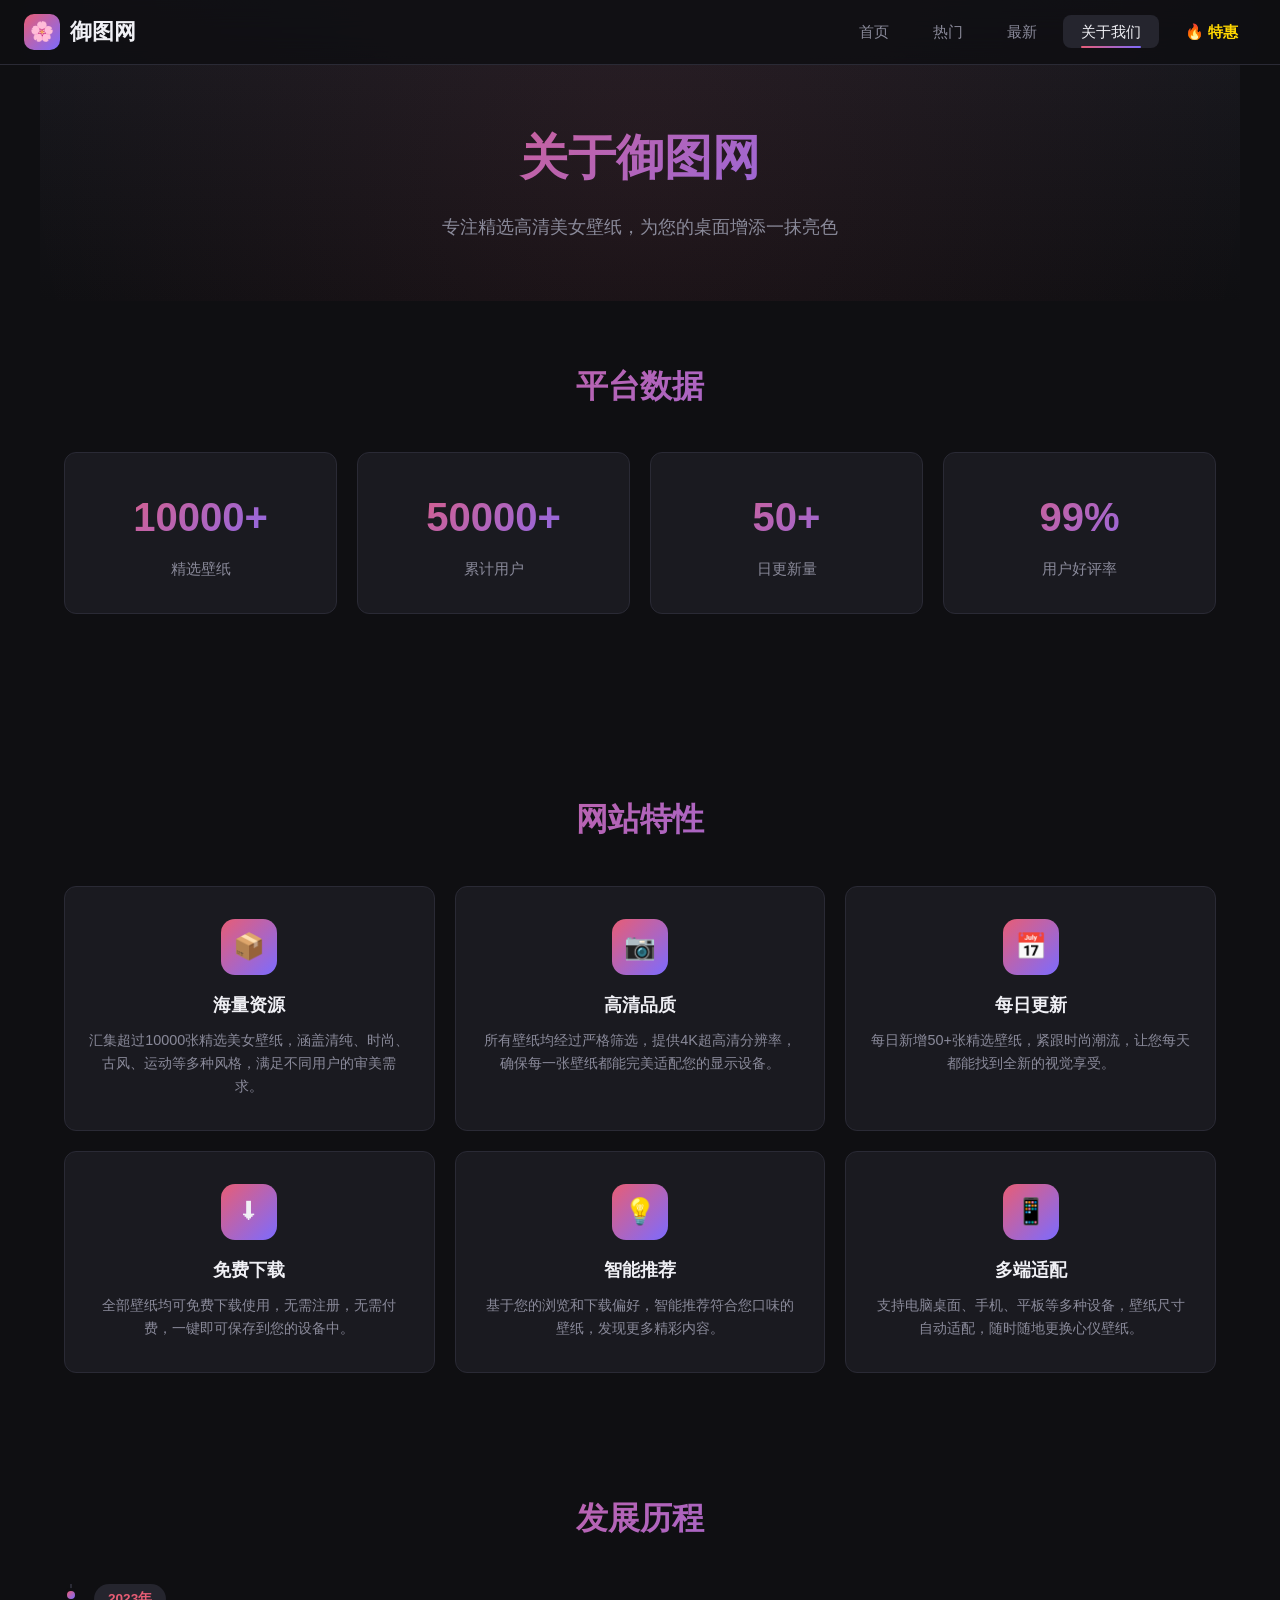
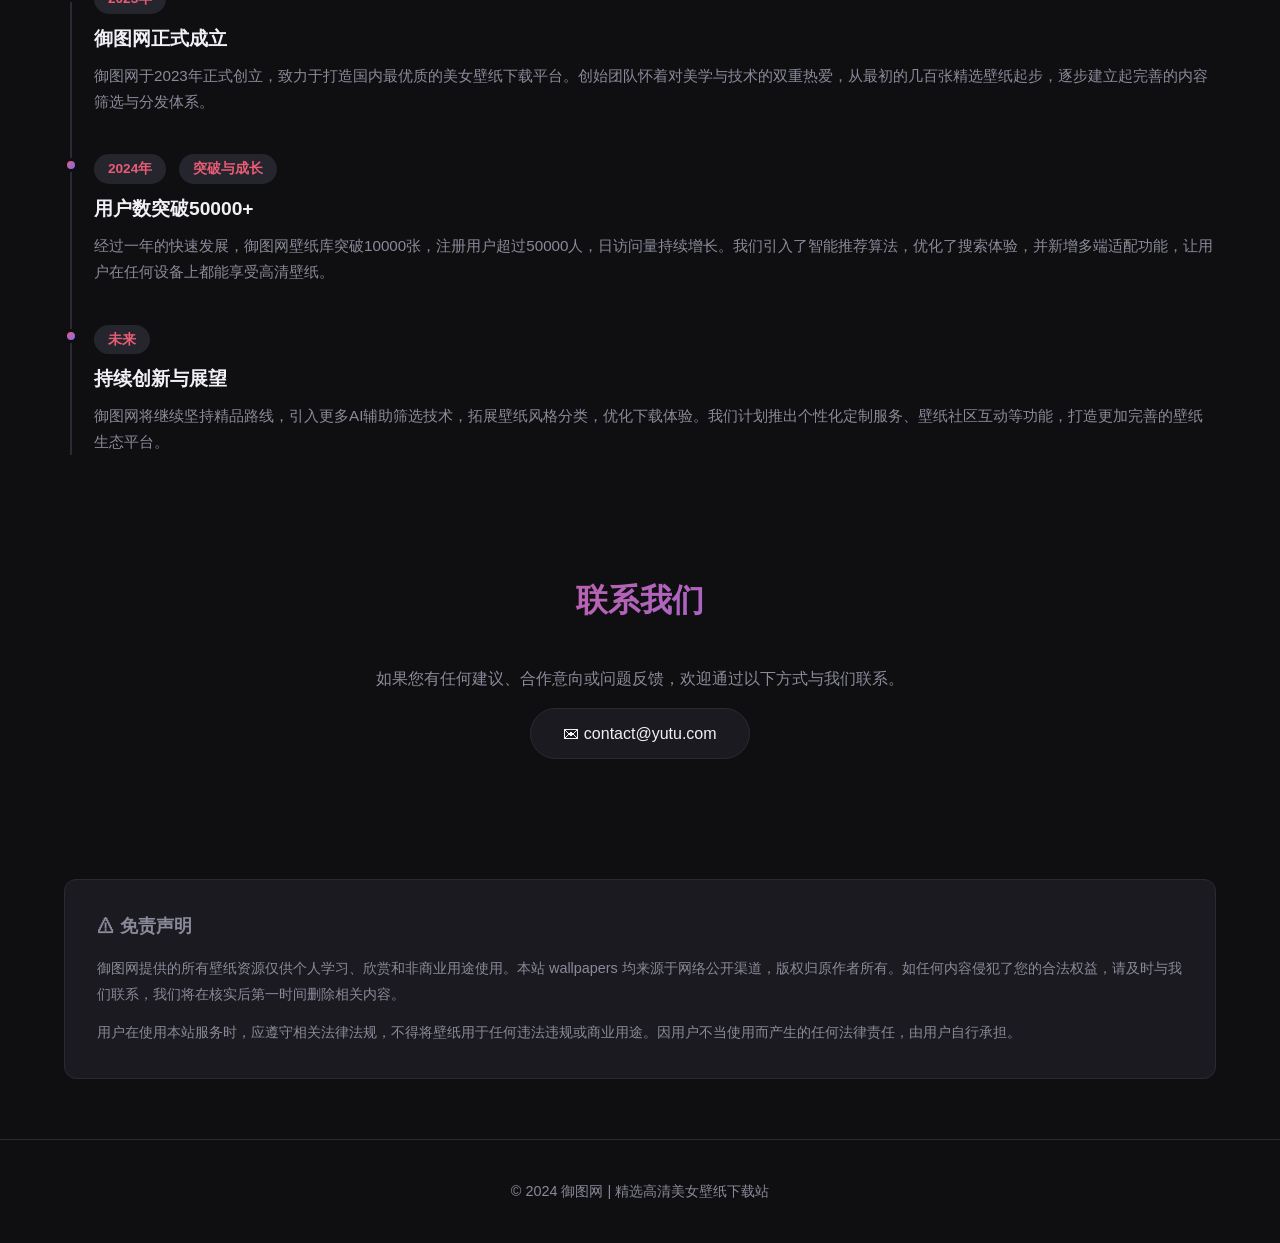
<file: about.html>
<!-- Generated by Trae Work -->
<!DOCTYPE html>
<html lang="zh-CN">
<head>
  <meta charset="UTF-8">
  <meta name="viewport" content="width=device-width, initial-scale=1.0">
  <title>关于我们 - 御图网 | 精选高清美女壁纸下载站</title>
  <meta name="description" content="了解御图网——专注精选高清美女壁纸的下载平台。海量资源、高清品质、每日更新、免费下载，为您的桌面增添一抹亮色。">
  <meta name="keywords" content="御图网,关于我们,美女壁纸,高清壁纸,4K壁纸,壁纸下载,壁纸网站">
  <meta name="author" content="御图网">
  <meta name="robots" content="index, follow">

  <!-- Open Graph -->
  <meta property="og:title" content="关于我们 - 御图网 | 精选高清美女壁纸下载站">
  <meta property="og:description" content="了解御图网——专注精选高清美女壁纸的下载平台。海量资源、高清品质、每日更新、免费下载。">
  <meta property="og:type" content="website">
  <meta property="og:image" content="./wallpapers/wallpaper_01.jpg">
  <meta property="og:site_name" content="御图网">

  <!-- Twitter Card -->
  <meta name="twitter:card" content="summary_large_image">
  <meta name="twitter:title" content="关于我们 - 御图网 | 精选高清美女壁纸下载站">
  <meta name="twitter:description" content="了解御图网——专注精选高清美女壁纸的下载平台。海量资源、高清品质、每日更新、免费下载。">

  <!-- Canonical -->
  <link rel="canonical" href="https://your-domain.com/about.html">

  <!-- Favicon -->
  <link rel="icon" type="image/svg+xml" href="data:image/svg+xml,<svg xmlns='http://www.w3.org/2000/svg' viewBox='0 0 100 100'><text y='.9em' font-size='90'>&#127800;</text></svg>">

  <style>
    :root {
      --bg: #0f0f12;
      --bg2: #1a1a20;
      --bg3: #25252e;
      --ink: #f0f0f5;
      --muted: #8a8a9a;
      --rule: #2a2a35;
      --accent: #e85d75;
      --accent2: #7c6bff;
      --gold: #ffd700;
      --accent-gradient: linear-gradient(135deg, #e85d75 0%, #7c6bff 100%);
      --card-radius: 12px;
      --transition: all 0.3s cubic-bezier(0.4, 0, 0.2, 1);
    }
    *,*::before,*::after { margin:0; padding:0; box-sizing:border-box }
    body {
      font-family: -apple-system, BlinkMacSystemFont, 'Segoe UI', 'PingFang SC', 'Hiragino Sans GB', 'Microsoft YaHei', sans-serif;
      background: var(--bg); color: var(--ink); line-height:1.6; min-height:100vh;
    }
    header {
      position: fixed; top:0; left:0; right:0; z-index:1000;
      background: rgba(15,15,18,0.85); backdrop-filter: blur(20px);
      border-bottom: 1px solid var(--rule);
    }
    .nav-container { max-width:1400px; margin:0 auto; padding:0 24px; display:flex; align-items:center; justify-content:space-between; height:64px }
    .logo { display:flex; align-items:center; gap:10px; text-decoration:none; color:var(--ink); font-size:1.4rem; font-weight:700 }
    .logo-icon { width:36px; height:36px; background:var(--accent-gradient); border-radius:10px; display:flex; align-items:center; justify-content:center; font-size:1.2rem }
    nav ul { display:flex; list-style:none; gap:8px }
    nav a { color:var(--muted); text-decoration:none; padding:8px 18px; border-radius:8px; font-size:0.95rem; font-weight:500; transition:var(--transition); position:relative }
    nav a:hover, nav a.active { color:var(--ink); background:var(--bg3) }
    nav a.active::after { content:''; position:absolute; bottom:0; left:18px; right:18px; height:2px; background:var(--accent-gradient); border-radius:1px }
    .mobile-menu-btn { display:none; background:none; border:none; color:var(--ink); font-size:1.5rem; cursor:pointer; padding:8px }

    /* Hero */
    .hero {
      padding: 120px 24px 60px;
      text-align: center;
      background: linear-gradient(180deg, var(--bg2) 0%, var(--bg) 100%);
      position: relative;
      overflow: hidden;
    }
    .hero::before {
      content:''; position:absolute; top:-50%; left:-50%; width:200%; height:200%;
      background: radial-gradient(circle at 50% 50%, rgba(232,93,117,0.08) 0%, transparent 50%);
      animation: pulse 8s ease-in-out infinite;
    }
    @keyframes pulse { 0%,100%{transform:scale(1);opacity:0.5} 50%{transform:scale(1.1);opacity:0.8} }
    .hero-content { position:relative; z-index:1; max-width:700px; margin:0 auto }
    .hero h1 {
      font-size: clamp(2rem, 5vw, 3rem);
      font-weight: 800;
      margin-bottom: 16px;
      background: var(--accent-gradient);
      -webkit-background-clip: text;
      -webkit-text-fill-color: transparent;
      background-clip: text;
    }
    .hero p { color: var(--muted); font-size: 1.1rem; }

    /* Section base */
    section { padding: 60px 24px; max-width: 1200px; margin: 0 auto; }
    .section-title {
      text-align: center;
      font-size: clamp(1.5rem, 3vw, 2rem);
      font-weight: 700;
      margin-bottom: 40px;
      background: var(--accent-gradient);
      -webkit-background-clip: text;
      -webkit-text-fill-color: transparent;
      background-clip: text;
    }

    /* Stats */
    .stats-grid {
      display: grid;
      grid-template-columns: repeat(4, 1fr);
      gap: 20px;
      margin-bottom: 60px;
    }
    .stat-card {
      background: var(--bg2);
      border: 1px solid var(--rule);
      border-radius: var(--card-radius);
      padding: 32px 20px;
      text-align: center;
      transition: var(--transition);
    }
    .stat-card:hover {
      transform: translateY(-4px);
      border-color: var(--accent);
      box-shadow: 0 12px 40px rgba(0,0,0,0.4);
    }
    .stat-number {
      font-size: 2.5rem;
      font-weight: 800;
      background: var(--accent-gradient);
      -webkit-background-clip: text;
      -webkit-text-fill-color: transparent;
      background-clip: text;
      margin-bottom: 8px;
    }
    .stat-label { color: var(--muted); font-size: 0.95rem; }

    /* Features */
    .features-grid {
      display: grid;
      grid-template-columns: repeat(3, 1fr);
      gap: 20px;
    }
    .feature-card {
      background: var(--bg2);
      border: 1px solid var(--rule);
      border-radius: var(--card-radius);
      padding: 32px 24px;
      text-align: center;
      transition: var(--transition);
    }
    .feature-card:hover {
      transform: translateY(-4px);
      border-color: var(--accent2);
      box-shadow: 0 12px 40px rgba(0,0,0,0.4);
    }
    .feature-icon {
      width: 56px; height: 56px;
      background: var(--accent-gradient);
      border-radius: 14px;
      display: flex;
      align-items: center;
      justify-content: center;
      font-size: 1.6rem;
      margin: 0 auto 16px;
    }
    .feature-card h3 { font-size: 1.1rem; font-weight: 600; margin-bottom: 10px; }
    .feature-card p { color: var(--muted); font-size: 0.9rem; line-height: 1.6; }

    /* Timeline */
    .timeline { position: relative; padding-left: 30px; }
    .timeline::before {
      content: '';
      position: absolute;
      left: 6px;
      top: 0;
      bottom: 0;
      width: 2px;
      background: var(--rule);
    }
    .timeline-item { position: relative; margin-bottom: 40px; }
    .timeline-item:last-child { margin-bottom: 0; }
    .timeline-dot {
      position: absolute;
      left: -30px;
      top: 4px;
      width: 14px; height: 14px;
      background: var(--accent-gradient);
      border-radius: 50%;
      border: 3px solid var(--bg);
    }
    .timeline-year {
      display: inline-block;
      padding: 4px 14px;
      background: var(--bg3);
      border-radius: 50px;
      font-size: 0.85rem;
      font-weight: 600;
      color: var(--accent);
      margin-bottom: 10px;
    }
    .timeline-item h3 { font-size: 1.2rem; font-weight: 600; margin-bottom: 8px; }
    .timeline-item p { color: var(--muted); font-size: 0.95rem; line-height: 1.7; }

    /* Contact */
    .contact-section { text-align: center; }
    .contact-section p { color: var(--muted); font-size: 1rem; margin-bottom: 16px; }
    .contact-email {
      display: inline-block;
      padding: 12px 32px;
      background: var(--bg2);
      border: 1px solid var(--rule);
      border-radius: 50px;
      color: var(--ink);
      text-decoration: none;
      font-size: 1rem;
      transition: var(--transition);
    }
    .contact-email:hover {
      background: var(--accent-gradient);
      border-color: transparent;
      box-shadow: 0 4px 20px rgba(232,93,117,0.3);
    }

    /* Disclaimer */
    .disclaimer {
      background: var(--bg2);
      border: 1px solid var(--rule);
      border-radius: var(--card-radius);
      padding: 32px;
    }
    .disclaimer h3 {
      font-size: 1.1rem;
      font-weight: 600;
      margin-bottom: 16px;
      color: var(--muted);
    }
    .disclaimer p {
      color: var(--muted);
      font-size: 0.9rem;
      line-height: 1.8;
    }

    /* Footer */
    footer {
      border-top: 1px solid var(--rule);
      padding: 40px 24px;
      text-align: center;
      color: var(--muted);
      font-size: 0.9rem;
    }
    footer a { color: var(--muted); text-decoration: none; transition: var(--transition); }
    footer a:hover { color: var(--accent); }

    /* Scroll to top */
    .scroll-top {
      position: fixed;
      bottom: 30px; right: 30px;
      width: 48px; height: 48px;
      background: var(--accent-gradient);
      border: none;
      border-radius: 50%;
      color: #fff;
      font-size: 1.2rem;
      cursor: pointer;
      opacity: 0;
      visibility: hidden;
      transition: var(--transition);
      z-index: 999;
      display: flex;
      align-items: center;
      justify-content: center;
    }
    .scroll-top.visible { opacity: 1; visibility: visible; }
    .scroll-top:hover { transform: translateY(-4px); box-shadow: 0 8px 25px rgba(232,93,117,0.4); }

    /* Animations */
    @keyframes fadeInUp {
      from { opacity: 0; transform: translateY(20px); }
      to { opacity: 1; transform: translateY(0); }
    }
    .fade-in { animation: fadeInUp 0.6s ease forwards; }

    /* Responsive */
    @media (max-width: 768px) {
      .nav-container { height: 56px; }
      nav { display: none; position: absolute; top: 56px; left: 0; right: 0; background: var(--bg2); border-bottom: 1px solid var(--rule); padding: 16px; }
      nav.active { display: block; }
      nav ul { flex-direction: column; gap: 4px; }
      nav a { display: block; padding: 12px 16px; }
      nav a.active::after { display: none; }
      .mobile-menu-btn { display: block; }
      .hero { padding: 100px 16px 40px; }
      section { padding: 40px 16px; }
      .stats-grid { grid-template-columns: repeat(2, 1fr); gap: 12px; }
      .stat-card { padding: 24px 16px; }
      .stat-number { font-size: 2rem; }
      .features-grid { grid-template-columns: repeat(2, 1fr); gap: 12px; }
      .feature-card { padding: 24px 16px; }
    }
    @media (max-width: 480px) {
      .stats-grid { grid-template-columns: 1fr; }
      .features-grid { grid-template-columns: 1fr; }
    }
  </style>
</head>
<body>

  <!-- Header -->
  <header>
    <div class="nav-container">
      <a href="index.html" class="logo">
        <div class="logo-icon">&#127800;</div>
        <span>御图网</span>
      </a>
      <button class="mobile-menu-btn" onclick="toggleMenu()" aria-label="菜单">&#9776;</button>
      <nav id="mainNav">
        <ul>
          <li><a href="index.html">首页</a></li>
          <li><a href="index.html?tag=热门">热门</a></li>
          <li><a href="index.html?tag=最新">最新</a></li>
          <li><a href="about.html" class="active">关于我们</a></li>
          <li><a href="promo.html" style="color:var(--gold);font-weight:700">&#128293; 特惠</a></li>
        </ul>
      </nav>
    </div>
  </header>

  <!-- Hero -->
  <section class="hero">
    <div class="hero-content">
      <h1>关于御图网</h1>
      <p>专注精选高清美女壁纸，为您的桌面增添一抹亮色</p>
    </div>
  </section>

  <!-- Stats -->
  <section>
    <h2 class="section-title">平台数据</h2>
    <div class="stats-grid">
      <div class="stat-card fade-in">
        <div class="stat-number">10000+</div>
        <div class="stat-label">精选壁纸</div>
      </div>
      <div class="stat-card fade-in">
        <div class="stat-number">50000+</div>
        <div class="stat-label">累计用户</div>
      </div>
      <div class="stat-card fade-in">
        <div class="stat-number">50+</div>
        <div class="stat-label">日更新量</div>
      </div>
      <div class="stat-card fade-in">
        <div class="stat-number">99%</div>
        <div class="stat-label">用户好评率</div>
      </div>
    </div>
  </section>

  <!-- Features -->
  <section>
    <h2 class="section-title">网站特性</h2>
    <div class="features-grid">
      <div class="feature-card fade-in">
        <div class="feature-icon">&#128230;</div>
        <h3>海量资源</h3>
        <p>汇集超过10000张精选美女壁纸，涵盖清纯、时尚、古风、运动等多种风格，满足不同用户的审美需求。</p>
      </div>
      <div class="feature-card fade-in">
        <div class="feature-icon">&#128247;</div>
        <h3>高清品质</h3>
        <p>所有壁纸均经过严格筛选，提供4K超高清分辨率，确保每一张壁纸都能完美适配您的显示设备。</p>
      </div>
      <div class="feature-card fade-in">
        <div class="feature-icon">&#128197;</div>
        <h3>每日更新</h3>
        <p>每日新增50+张精选壁纸，紧跟时尚潮流，让您每天都能找到全新的视觉享受。</p>
      </div>
      <div class="feature-card fade-in">
        <div class="feature-icon">&#11015;</div>
        <h3>免费下载</h3>
        <p>全部壁纸均可免费下载使用，无需注册，无需付费，一键即可保存到您的设备中。</p>
      </div>
      <div class="feature-card fade-in">
        <div class="feature-icon">&#128161;</div>
        <h3>智能推荐</h3>
        <p>基于您的浏览和下载偏好，智能推荐符合您口味的壁纸，发现更多精彩内容。</p>
      </div>
      <div class="feature-card fade-in">
        <div class="feature-icon">&#128241;</div>
        <h3>多端适配</h3>
        <p>支持电脑桌面、手机、平板等多种设备，壁纸尺寸自动适配，随时随地更换心仪壁纸。</p>
      </div>
    </div>
  </section>

  <!-- Timeline -->
  <section>
    <h2 class="section-title">发展历程</h2>
    <div class="timeline">
      <div class="timeline-item fade-in">
        <div class="timeline-dot"></div>
        <span class="timeline-year">2023年</span>
        <h3>御图网正式成立</h3>
        <p>御图网于2023年正式创立，致力于打造国内最优质的美女壁纸下载平台。创始团队怀着对美学与技术的双重热爱，从最初的几百张精选壁纸起步，逐步建立起完善的内容筛选与分发体系。</p>
      </div>
      <div class="timeline-item fade-in">
        <div class="timeline-dot"></div>
        <span class="timeline-year">2024年</span>
        <span class="timeline-year" style="margin-left:8px;">突破与成长</span>
        <h3>用户数突破50000+</h3>
        <p>经过一年的快速发展，御图网壁纸库突破10000张，注册用户超过50000人，日访问量持续增长。我们引入了智能推荐算法，优化了搜索体验，并新增多端适配功能，让用户在任何设备上都能享受高清壁纸。</p>
      </div>
      <div class="timeline-item fade-in">
        <div class="timeline-dot"></div>
        <span class="timeline-year">未来</span>
        <h3>持续创新与展望</h3>
        <p>御图网将继续坚持精品路线，引入更多AI辅助筛选技术，拓展壁纸风格分类，优化下载体验。我们计划推出个性化定制服务、壁纸社区互动等功能，打造更加完善的壁纸生态平台。</p>
      </div>
    </div>
  </section>

  <!-- Contact -->
  <section class="contact-section">
    <h2 class="section-title">联系我们</h2>
    <p>如果您有任何建议、合作意向或问题反馈，欢迎通过以下方式与我们联系。</p>
    <a href="mailto:contact@yutu.com" class="contact-email">&#9993; contact@yutu.com</a>
  </section>

  <!-- Disclaimer -->
  <section>
    <div class="disclaimer">
      <h3>&#9888; 免责声明</h3>
      <p>御图网提供的所有壁纸资源仅供个人学习、欣赏和非商业用途使用。本站 wallpapers 均来源于网络公开渠道，版权归原作者所有。如任何内容侵犯了您的合法权益，请及时与我们联系，我们将在核实后第一时间删除相关内容。</p>
      <p style="margin-top:12px;">用户在使用本站服务时，应遵守相关法律法规，不得将壁纸用于任何违法违规或商业用途。因用户不当使用而产生的任何法律责任，由用户自行承担。</p>
    </div>
  </section>

  <!-- Footer -->
  <footer>
    <p>&#169; 2024 御图网 | 精选高清美女壁纸下载站</p>
  </footer>

  <!-- Scroll to Top -->
  <button class="scroll-top" id="scrollTop" onclick="scrollToTop()" aria-label="返回顶部">&#8593;</button>

  <script>
    // Mobile menu toggle
    function toggleMenu() {
      document.getElementById('mainNav').classList.toggle('active');
    }

    // Scroll to top
    function scrollToTop() {
      window.scrollTo({ top: 0, behavior: 'smooth' });
    }

    // Show/hide scroll-to-top button
    window.addEventListener('scroll', function() {
      var btn = document.getElementById('scrollTop');
      if (window.scrollY > 300) {
        btn.classList.add('visible');
      } else {
        btn.classList.remove('visible');
      }
    });

    // Close mobile menu when clicking outside
    document.addEventListener('click', function(e) {
      var nav = document.getElementById('mainNav');
      var btn = document.querySelector('.mobile-menu-btn');
      if (!nav.contains(e.target) && !btn.contains(e.target)) {
        nav.classList.remove('active');
      }
    });
  </script>

</body>
</html>
</file>
